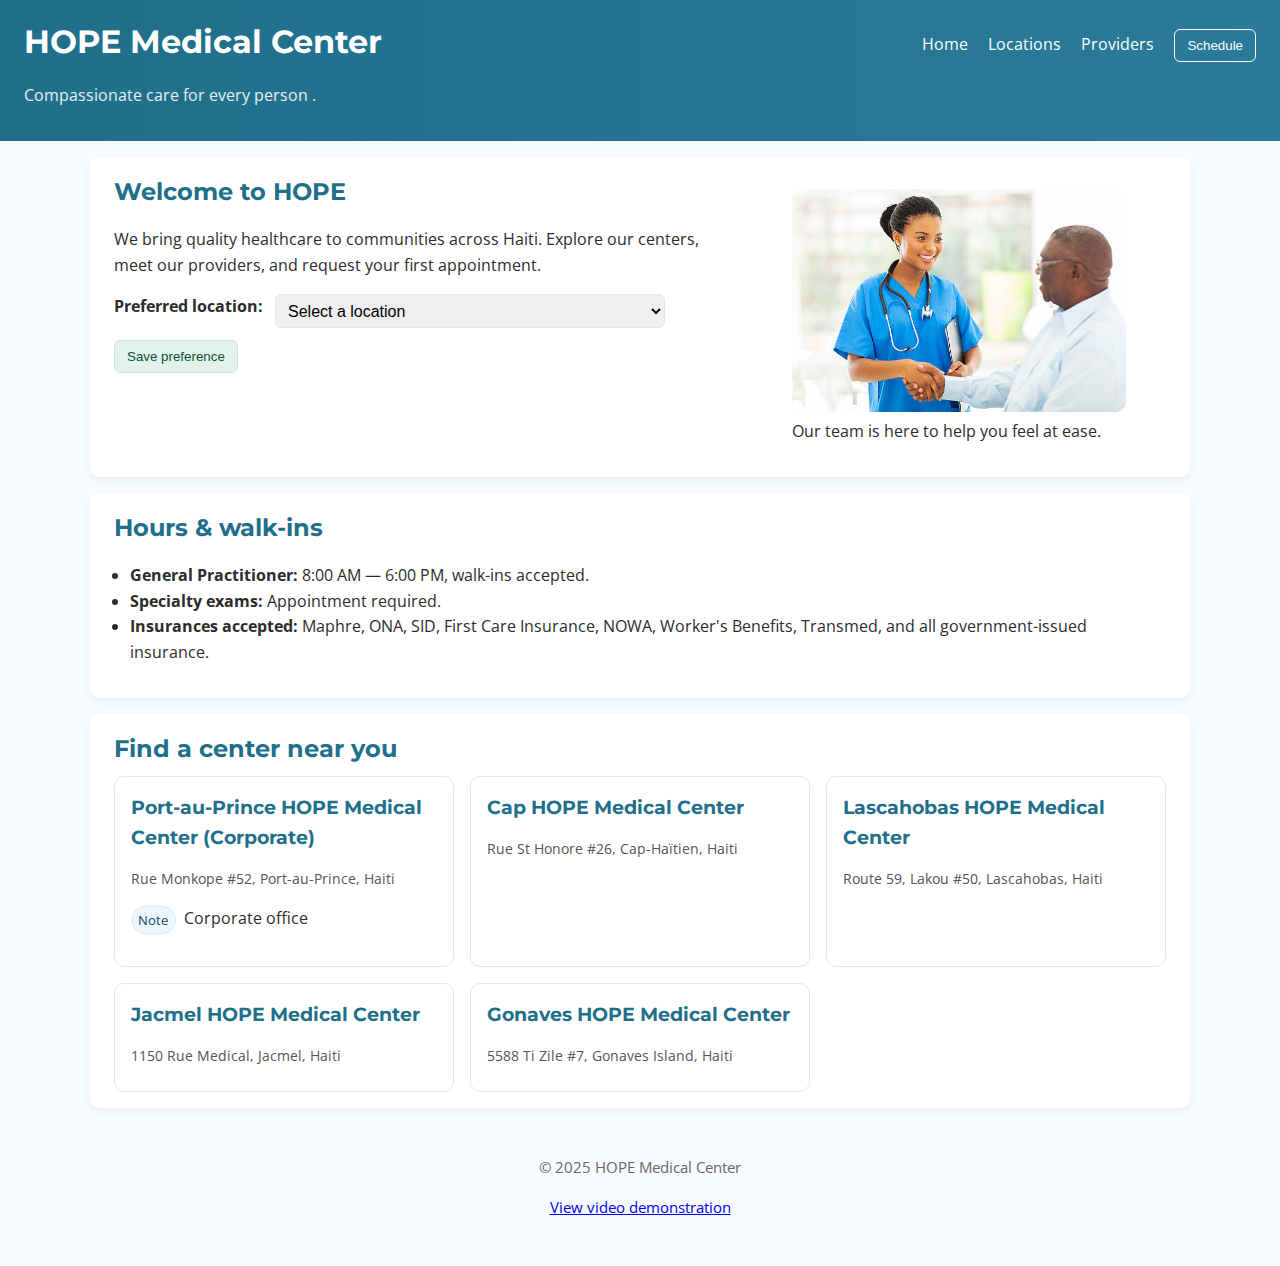
<file: hope/index.html>
<!DOCTYPE html>
<html lang="en">
<head>
  <meta charset="UTF-8" />
  <meta name="author" content="HOPE Medical Center" />
  <meta name="description" content="" />
  <meta name="viewport" content="width=device-width, initial-scale=1.0" />
  <title>HOPE Medical Center — Compassionate care</title>


  <meta property="og:title" content="HOPE Medical Center" />
  <meta property="og:description" content="" />
 
  <link href="https://fonts.googleapis.com/css2?family=Montserrat:wght@600&family=Open+Sans&display=swap" rel="stylesheet" />
  <link rel="stylesheet" href="styles/hope.css" />
</head>
<body>
  <header class="header">
    <div class="header__inner">
      <h1 class="brand">HOPE Medical Center</h1>
      <nav class="nav" aria-label="Main navigation">
        <a href="./index.html">Home</a>
        <a href="./locations.html">Locations</a>
        <a href="./providers.html">Providers</a>
        <button id="openScheduleBtn" class="btn btn-primary">Schedule</button>
      </nav>
    </div>
    <p class="tagline">Compassionate care for every person .</p>
  </header>

  <main>
    <section class="section section--hero">
      <div class="hero__content">
        <h2>Welcome to HOPE</h2>
        <p>We bring quality healthcare to communities across Haiti. Explore our centers, meet our providers, and request your first appointment.</p>
        <div class="prefs">
          <label for="preferredLocation"><strong>Preferred location:</strong></label>
          <select id="preferredLocation" aria-label="Preferred location">
            <option value="">Select a location</option>
          </select>
          <button id="savePrefsBtn" class="btn btn-secondary">Save preference</button>
        </div>
      </div>
      <figure class="hero__image">
        <img src="images/medical.jpg"
             alt="Friendly medical staff greeting a patient"
             loading="lazy" width="1200" height="800" />
        <figcaption>Our team is here to help you feel at ease.</figcaption>
      </figure>
    </section>

    <section class="section">
      <h2>Hours & walk-ins</h2>
      <ul class="list">
        <li><strong>General Practitioner:</strong> 8:00 AM — 6:00 PM, walk-ins accepted.</li>
        <li><strong>Specialty exams:</strong> Appointment required.</li>
        <li><strong>Insurances accepted:</strong> Maphre, ONA, SID, First Care Insurance, NOWA, Worker's Benefits, Transmed, and all government-issued insurance.</li>
      </ul>
    </section>

    <section class="section">
      <h2>Find a center near you</h2>
      <div id="homeCenters" class="grid grid--locations" aria-live="polite"></div>
    </section>
  </main>

  <footer class="footer">
    <p>&copy; 2025 HOPE Medical Center</p>
    <p><a href="https://www.loom.com/share/c11ed58f69004371a26671b2b49a0834" target="_blank" rel="noopener">View video demonstration</a></p>
  </footer>

 
  <div id="scheduleModal" class="modal" aria-hidden="true" aria-labelledby="modalTitle" role="dialog">
    <div class="modal__dialog" role="document">
      <button class="modal__close" aria-label="Close schedule form" id="closeScheduleBtn">&times;</button>
      <h3 id="modalTitle">Request an appointment</h3>
      <p>First-time patient? Please Submit your information and we will  call you back to schedule.</p>
      <form id="scheduleForm" action="./form-action.html" method="GET" novalidate>
        <div class="form-row">
          <label for="patientName"><strong>Name</strong></label>
          <input id="patientName" name="patientName" type="text" required />
        </div>
        <div class="form-row">
          <label for="dob"><strong>Date of birth</strong></label>
          <input id="dob" name="dob" type="date" required />
        </div>
        <div class="form-row">
          <label for="address"><strong>Address</strong></label>
          <input id="address" name="address" type="text" required />
        </div>
        <div class="form-row">
          <label for="insuranceName"><strong>Insurance name</strong></label>
          <input id="insuranceName" name="insuranceName" type="text" required />
        </div>
        <div class="form-row">
          <label for="insuranceId"><strong>Insurance ID</strong></label>
          <input id="insuranceId" name="insuranceId" type="text" required />
        </div>
        <div class="form-row">
          <label for="reason"><strong>Reason for visit</strong></label>
          <textarea id="reason" name="reason" rows="3" required></textarea>
        </div>
        <div class="form-row">
          <label for="preferredCenter"><strong>Preferred center</strong></label>
          <select id="preferredCenter" name="preferredCenter" required></select>
        </div>
        <div class="form-row">
          <button type="submit" class="btn btn-primary">Submit request</button>
        </div>
      </form>
    </div>
  </div>

  <script type="module" src="./scripts/main.js"></script>
</body>
</html>
</file>
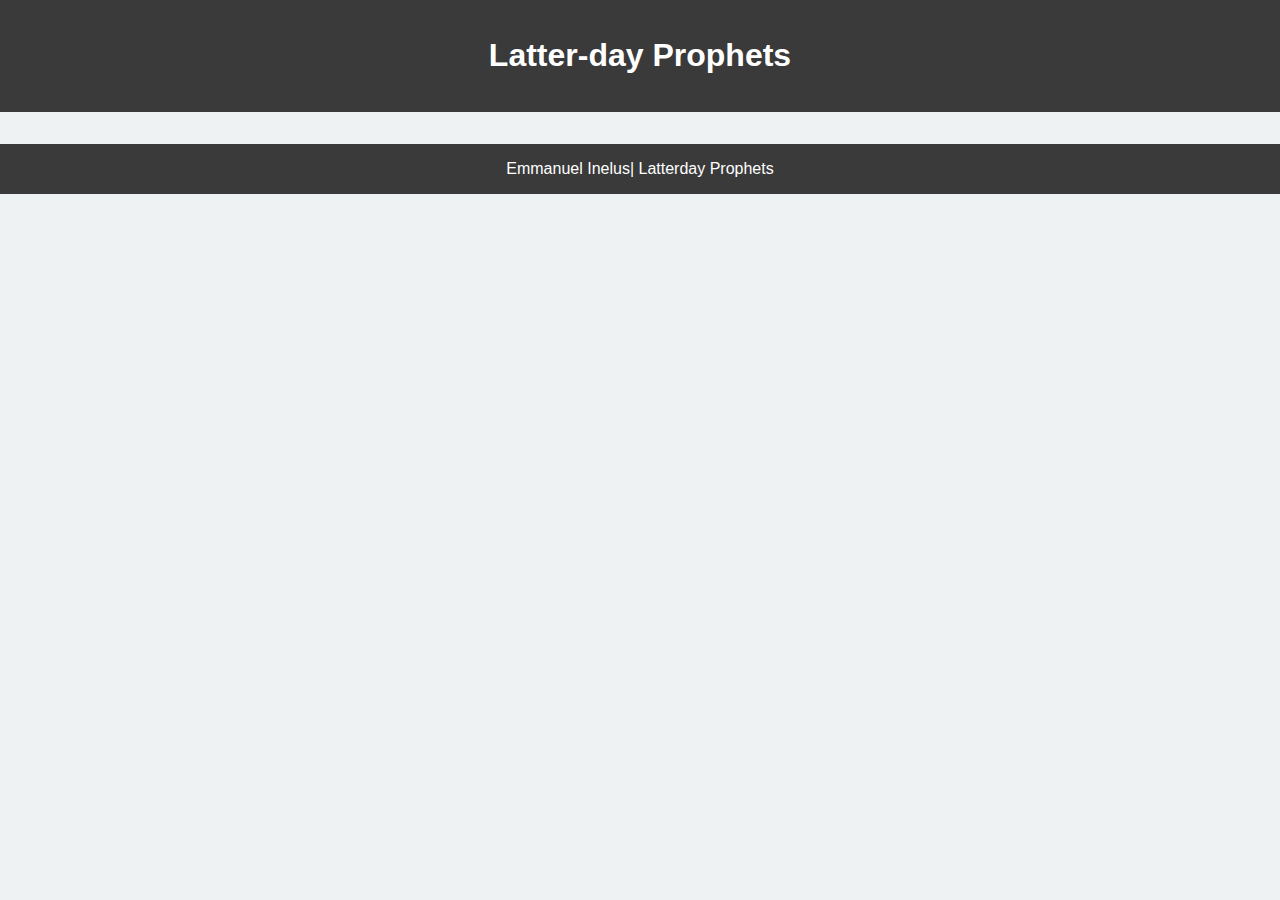
<file: prophets.html>
<!DOCTYPE html>
<html lang="en">
<head>
    <meta charset="UTF-8">
    <meta name="viewport" content="width=device-width, initial-scale=1.0">
    <meta name="author" content="">
    <meta name="description" content="">
    <title>Latterday Prophets</title>

    <link rel="stylesheet" href="styles/prophets.css">
    <script src="scripts/prophets.js" defer></script>
</head>
<body>
    <header>
        <h1>Latter-day Prophets</h1>
    </header>

    <main>
        <div id="cards"></div>
    </main>

    <footer>
        Emmanuel Inelus| Latterday Prophets
    </footer>
</body>
</html>
</file>
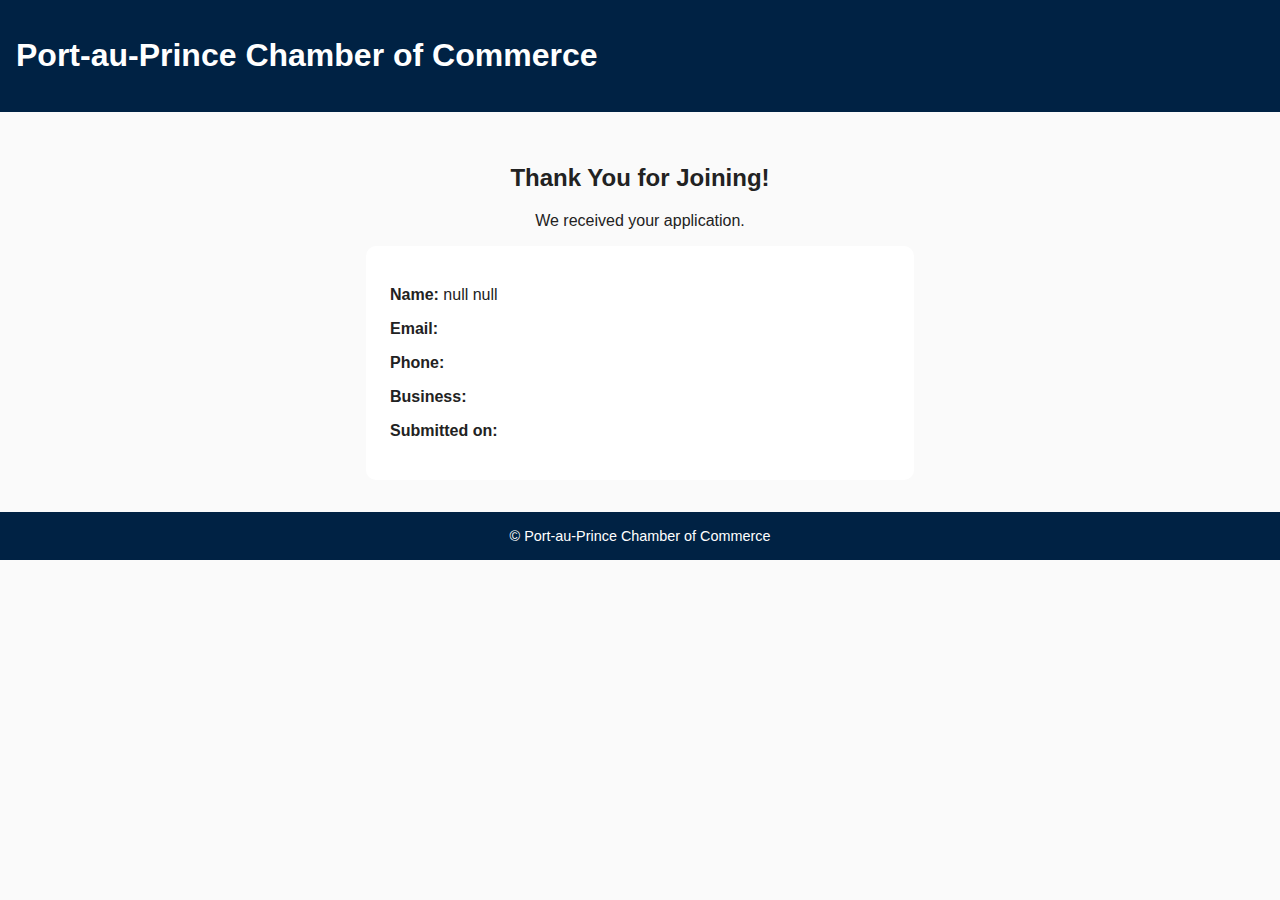
<file: chamber/thankyou.html>
<!DOCTYPE html>
<html lang="en">
<head>
  <meta charset="UTF-8">
  <title>Thank You</title>
  <meta name="viewport" content="width=device-width, initial-scale=1.0">
  <link rel="stylesheet" href="styles/chamber.css">
  <script defer>
    const data = new URLSearchParams(window.location.search);

    window.onload = () => {
      document.getElementById("name").textContent =
        data.get("first") + " " + data.get("last");

      document.getElementById("email").textContent = data.get("email");
      document.getElementById("phone").textContent = data.get("phone");
      document.getElementById("business").textContent = data.get("business");
      document.getElementById("date").textContent = data.get("timestamp");
    }
  </script>
</head>

<body>
<header>
  <h1>Port-au-Prince Chamber of Commerce</h1>
</header>

<main style="padding: 2rem; text-align:center;">

  <h2> Thank You for Joining!</h2>
  <p>We  received your application.</p>

  <div style="max-width:500px;margin:auto;text-align:left;background:white;padding:1.5rem;border-radius:10px;">

    <p><strong>Name:</strong> <span id="name"></span></p>
    <p><strong>Email:</strong> <span id="email"></span></p>
    <p><strong>Phone:</strong> <span id="phone"></span></p>
    <p><strong>Business:</strong> <span id="business"></span></p>
    <p><strong>Submitted on:</strong> <span id="date"></span></p>

  </div>

</main>

<footer style="text-align:center;padding:1rem;">
  &copy; <span id="year"></span> Port-au-Prince Chamber of Commerce
</footer>
</body>
</html>
</file>
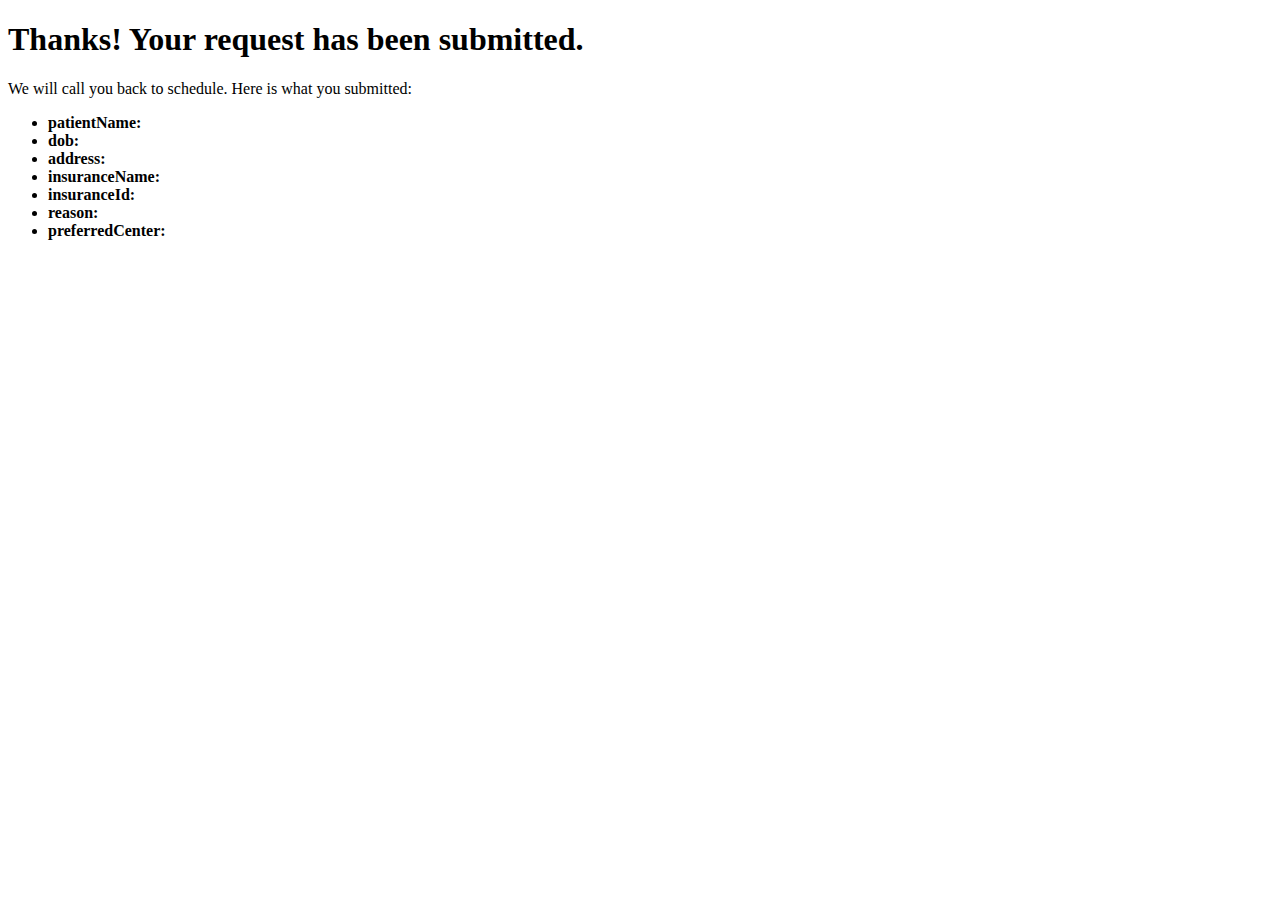
<file: hope/form-action.html>
<!DOCTYPE html>
<html lang="en">
<head>
  <meta charset="UTF-8" />
  <meta name="author" content="HOPE Medical Center" />
  <meta name="description" content="Appointment request confirmation page." />
  <meta name="viewport" content="width=device-width, initial-scale=1.0" />
  <title>Appointment Request — Submitted</title>
</head>
<body>
  <h1>Thanks! Your request has been submitted.</h1>
  <p>We will call you back to schedule. Here is what you submitted:</p>
  <div id="submittedData"></div>

  <script>
    const params = new URLSearchParams(window.location.search);
    const container = document.getElementById('submittedData');
    const fields = [
      'patientName', 'dob', 'address',
      'insuranceName', 'insuranceId', 'reason', 'preferredCenter'
    ];
    container.innerHTML = '<ul>' + fields.map(f => `<li><strong>${f}:</strong> ${params.get(f) || ''}</li>`).join('') + '</ul>';
  </script>
</body>
</html>
</file>
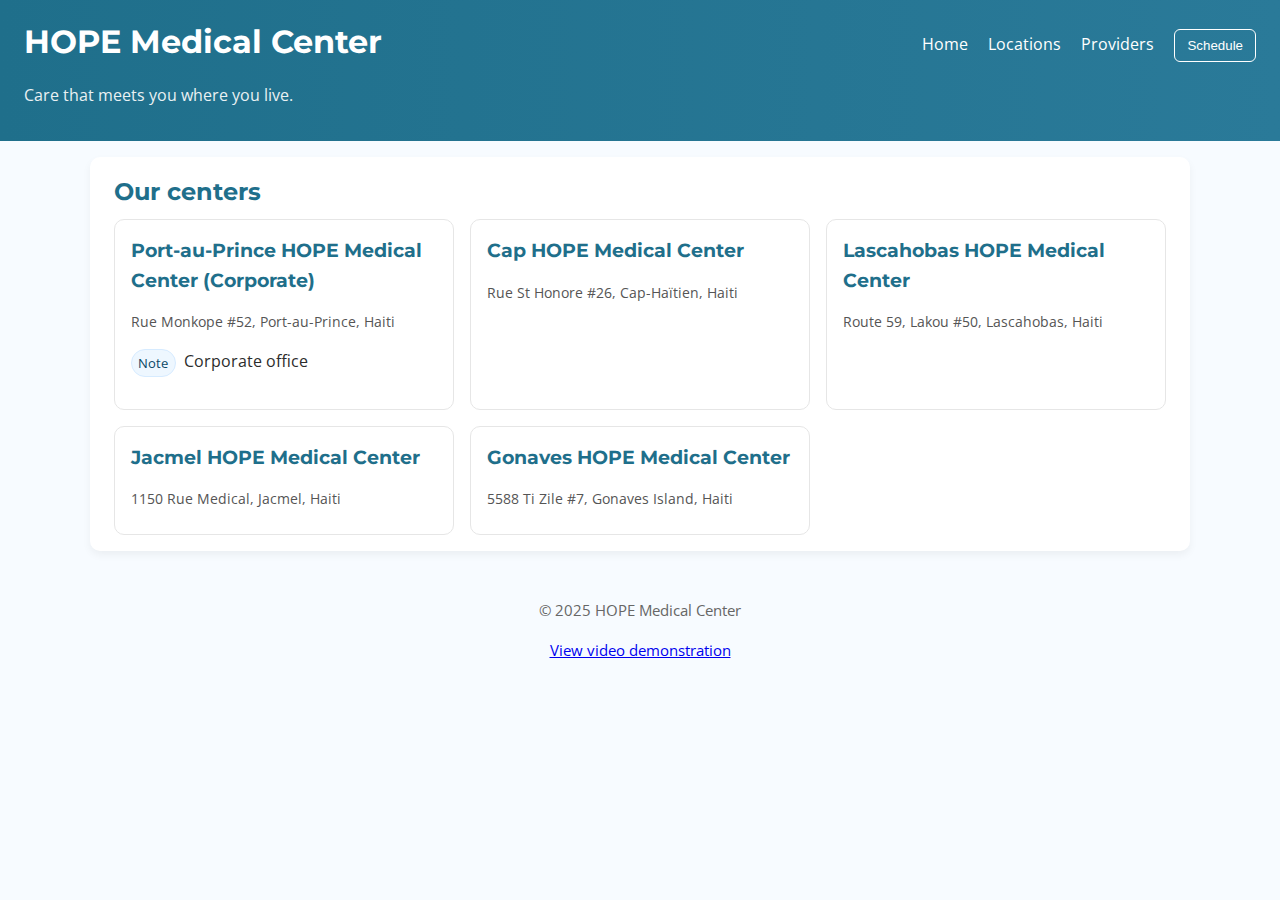
<file: hope/locations.html>
<!DOCTYPE html>
<html lang="en">
<head>
  <meta charset="UTF-8" />
  <meta name="author" content="HOPE Medical Center" />
  <meta name="description" content="" />
  <meta name="viewport" content="width=device-width, initial-scale=1.0" />
  <title>Locations — HOPE Medical Center</title>

  <meta property="og:title" content="HOPE Medical Center Locations" />
  <meta property="og:description" content="" />

  <link rel="icon" href="./favicon.ico" type="image/x-icon" />
  <link href="https://fonts.googleapis.com/css2?family=Montserrat:wght@600&family=Open+Sans&display=swap" rel="stylesheet" />
  <link rel="stylesheet" href="styles/hope.css" />
</head>
<body>
  <header class="header">
    <div class="header__inner">
      <h1 class="brand">HOPE Medical Center</h1>
      <nav class="nav" aria-label="Main navigation">
        <a href="./index.html">Home</a>
        <a href="./locations.html" aria-current="page">Locations</a>
        <a href="./providers.html">Providers</a>
        <button id="openScheduleBtn" class="btn btn-primary">Schedule</button>
      </nav>
    </div>
    <p class="tagline">Care that meets you where you live.</p>
  </header>

  <main>
    <section class="section">
      <h2>Our centers</h2>
      <div id="locationsList" class="grid grid--locations" aria-live="polite"></div>
    </section>
  </main>

  <footer class="footer">
    <p>&copy; 2025 HOPE Medical Center</p>
     <p><a href="https://www.loom.com/share/c11ed58f69004371a26671b2b49a0834" target="_blank" rel="noopener">View video demonstration</a></p>
  </footer>

  <div id="scheduleModal" class="modal" aria-hidden="true" aria-labelledby="modalTitle" role="dialog">
    <div class="modal__dialog" role="document">
      <button class="modal__close" aria-label="Close schedule form" id="closeScheduleBtn">&times;</button>
      <h3 id="modalTitle">Request an appointment</h3>
      <form id="scheduleForm" action="./form-action.html" method="GET" novalidate>
        <div class="form-row">
          <label for="patientName"><strong>Name</strong></label>
          <input id="patientName" name="patientName" type="text" required />
        </div>
        <div class="form-row">
          <label for="dob"><strong>Date of birth</strong></label>
          <input id="dob" name="dob" type="date" required />
        </div>
        <div class="form-row">
          <label for="address"><strong>Address</strong></label>
          <input id="address" name="address" type="text" required />
        </div>
        <div class="form-row">
          <label for="insuranceName"><strong>Insurance name</strong></label>
          <input id="insuranceName" name="insuranceName" type="text" required />
        </div>
        <div class="form-row">
          <label for="insuranceId"><strong>Insurance ID</strong></label>
          <input id="insuranceId" name="insuranceId" type="text" required />
        </div>
        <div class="form-row">
          <label for="reason"><strong>Reason for visit</strong></label>
          <textarea id="reason" name="reason" rows="3" required></textarea>
        </div>
        <div class="form-row">
          <label for="preferredCenter"><strong>Preferred center</strong></label>
          <select id="preferredCenter" name="preferredCenter" required></select>
        </div>
        <div class="form-row">
          <button type="submit" class="btn btn-primary">Submit request</button>
        </div>
      </form>
    </div>
  </div>

  <script type="module" src="./scripts/locations.js"></script>
</body>
</html>
</file>
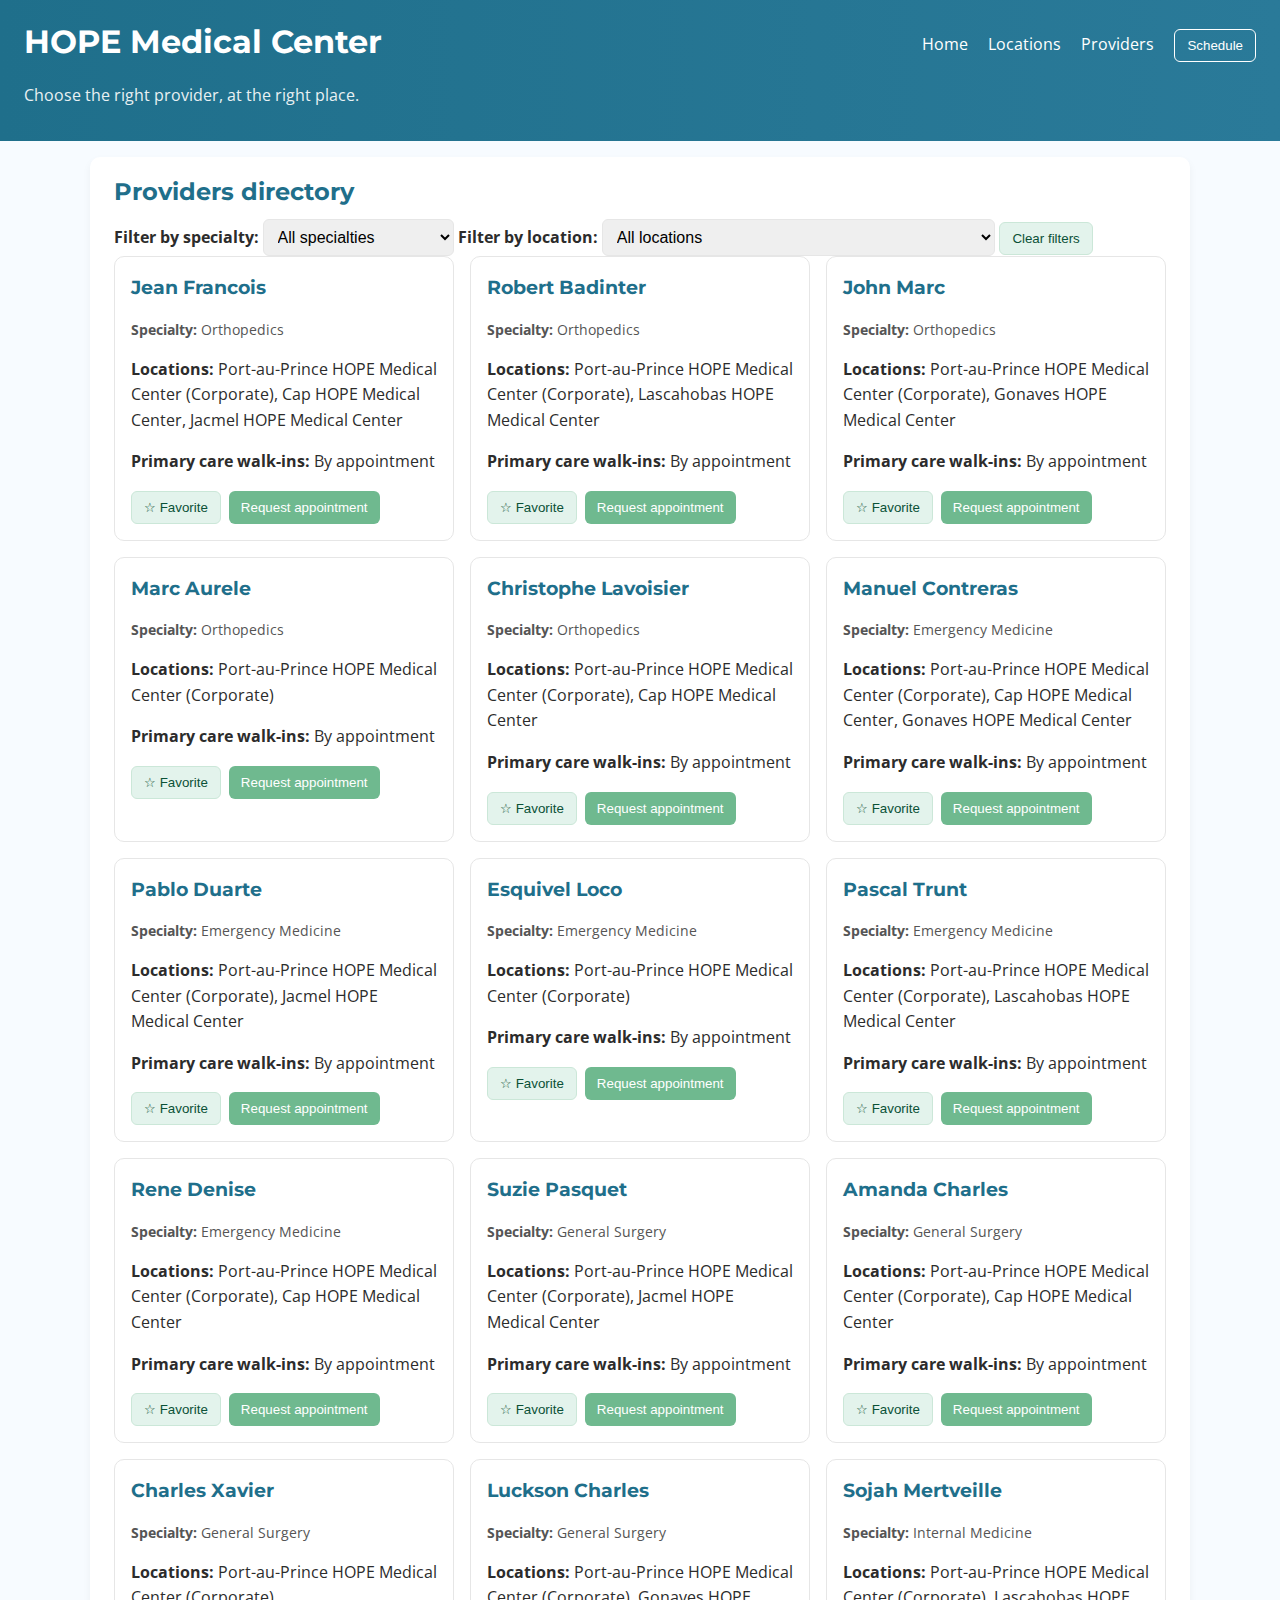
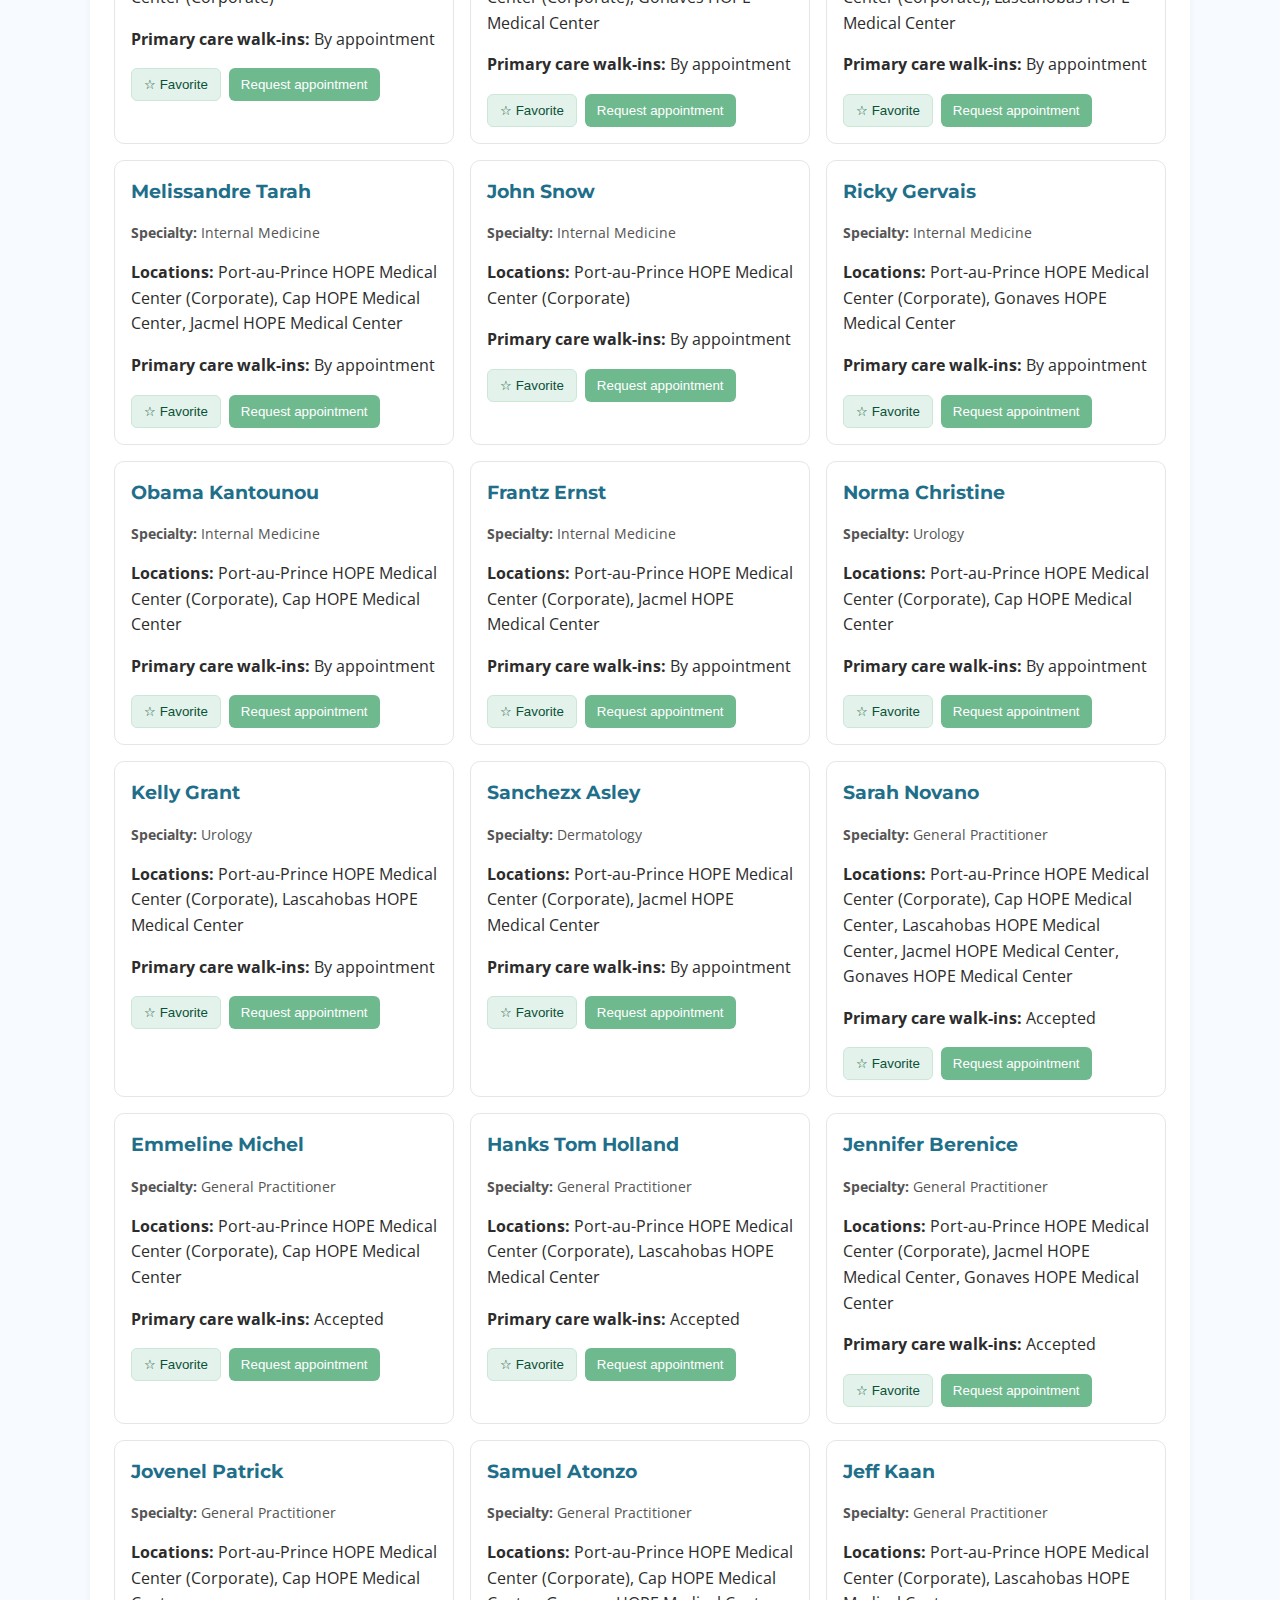
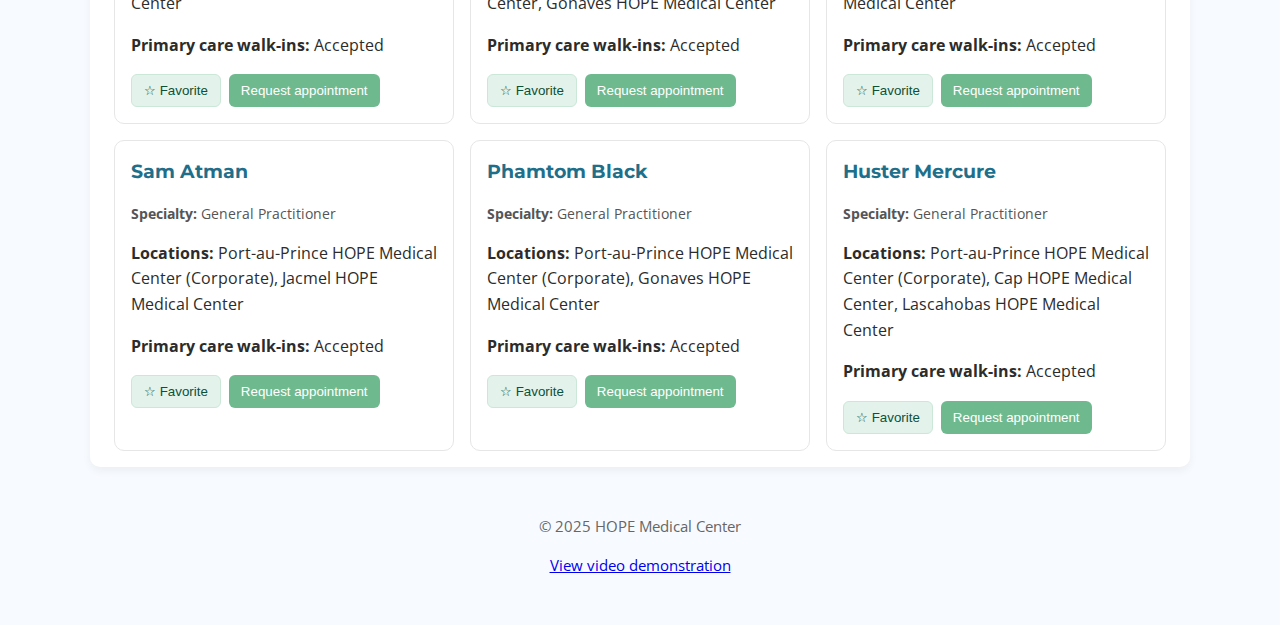
<file: hope/providers.html>
<!DOCTYPE html>
<html lang="en">
<head>
  <meta charset="UTF-8" />
  <meta name="author" content="HOPE Medical Center" />
  <meta name="description" content="" />
  <meta name="viewport" content="width=device-width, initial-scale=1.0" />
  <title>Providers — HOPE Medical Center</title>

  <meta property="og:title" content="HOPE Medical Center Providers" />
  <meta property="og:description" content="." />


  
  <link href="https://fonts.googleapis.com/css2?family=Montserrat:wght@600&family=Open+Sans&display=swap" rel="stylesheet" />
  <link rel="stylesheet" href="styles/hope.css" />
</head>
<body>
  <header class="header">
    <div class="header__inner">
      <h1 class="brand">HOPE Medical Center</h1>
      <nav class="nav" aria-label="Main navigation">
        <a href="./index.html">Home</a>
        <a href="./locations.html">Locations</a>
        <a href="./providers.html" aria-current="page">Providers</a>
        <button id="openScheduleBtn" class="btn btn-primary">Schedule</button>
      </nav>
    </div>
    <p class="tagline">Choose the right provider, at the right place.</p>
  </header>

  <main>
    <section class="section">
      <h2>Providers directory</h2>

      <div class="filters">
        <label for="specialtyFilter"><strong>Filter by specialty:</strong></label>
        <select id="specialtyFilter" aria-label="Filter by specialty">
          <option value="">All specialties</option>
        </select>

        <label for="locationFilter"><strong>Filter by location:</strong></label>
        <select id="locationFilter" aria-label="Filter by location">
          <option value="">All locations</option>
        </select>

        <button id="clearFiltersBtn" class="btn btn-secondary">Clear filters</button>
      </div>

      <div id="providersGrid" class="grid grid--providers" aria-live="polite"></div>
    </section>
  </main>

  <footer class="footer">
    <p>&copy; 2025 HOPE Medical Center</p>
    <p><a href="https://www.loom.com/share/c11ed58f69004371a26671b2b49a0834" target="_blank" rel="noopener">View video demonstration </a></p>
  </footer>

  <div id="scheduleModal" class="modal" aria-hidden="true" aria-labelledby="modalTitle" role="dialog">
    <div class="modal__dialog" role="document">
      <button class="modal__close" aria-label="Close schedule form" id="closeScheduleBtn">&times;</button>
      <h3 id="modalTitle">Request an appointment</h3>
      <form id="scheduleForm" action="./form-action.html" method="GET" novalidate>
        <div class="form-row">
          <label for="patientName"><strong>Name</strong></label>
          <input id="patientName" name="patientName" type="text" required />
        </div>
        <div class="form-row">
          <label for="dob"><strong>Date of birth</strong></label>
          <input id="dob" name="dob" type="date" required />
        </div>
        <div class="form-row">
          <label for="address"><strong>Address</strong></label>
          <input id="address" name="address" type="text" required />
        </div>
        <div class="form-row">
          <label for="insuranceName"><strong>Insurance name</strong></label>
          <input id="insuranceName" name="insuranceName" type="text" required />
        </div>
        <div class="form-row">
          <label for="insuranceId"><strong>Insurance ID</strong></label>
          <input id="insuranceId" name="insuranceId" type="text" required />
        </div>
        <div class="form-row">
          <label for="reason"><strong>Reason for visit</strong></label>
          <textarea id="reason" name="reason" rows="3" required></textarea>
        </div>
        <div class="form-row">
          <label for="preferredCenter"><strong>Preferred center</strong></label>
          <select id="preferredCenter" name="preferredCenter" required></select>
        </div>
        <div class="form-row">
          <button type="submit" class="btn btn-primary">Submit request</button>
        </div>
      </form>
    </div>
  </div>

  <script type="module" src="./scripts/providers.js"></script>
</body>
</html>
</file>
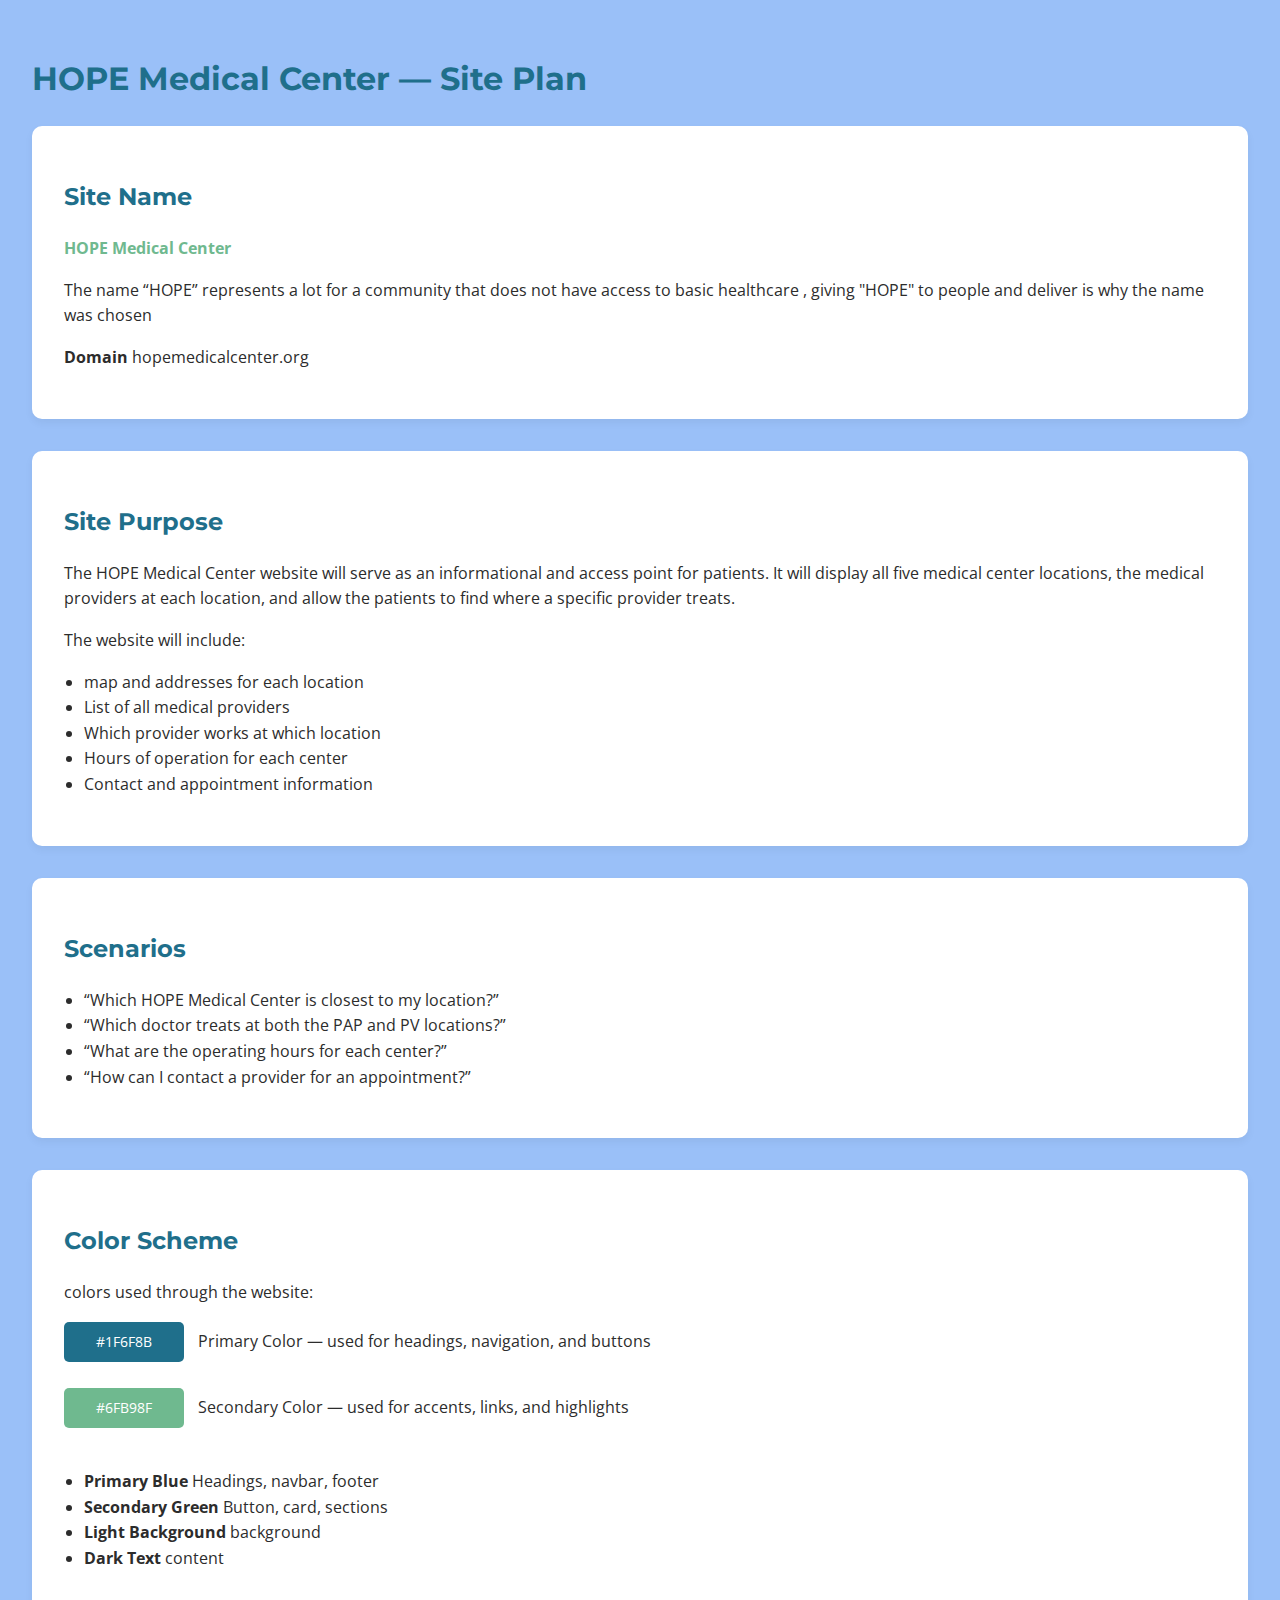
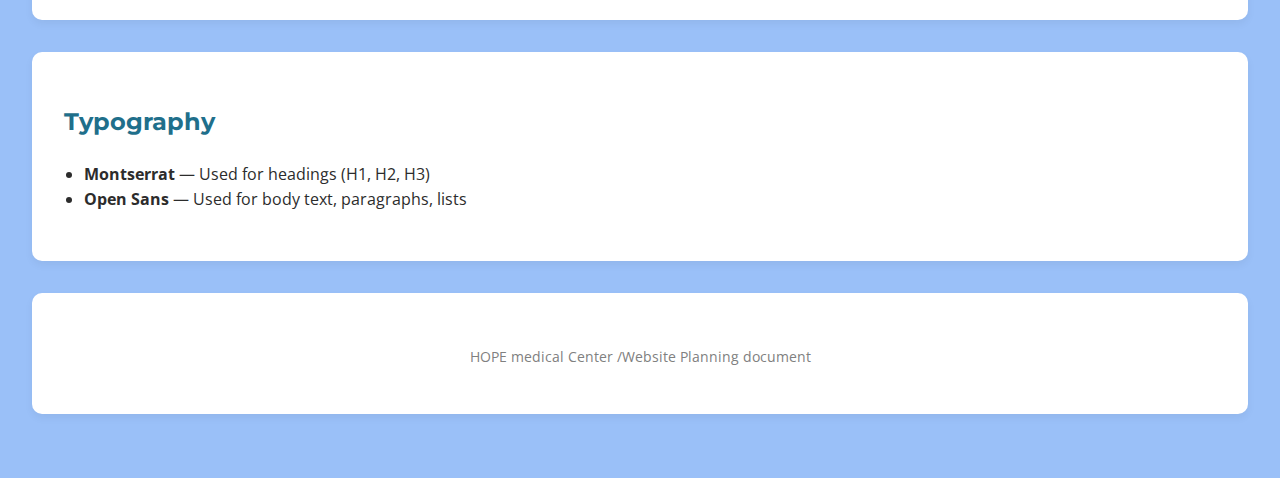
<file: siteplan/site.html>
<!DOCTYPE html>
<html lang="en">
<head>
    <meta charset="UTF-8">
    <meta name="description" content="">
    <meta name="viewport" content="width=device-width, initial-scale=1.0">
    <title>HOPE Medical Center - Site Plan</title>

    
    <link href="https://fonts.googleapis.com/css2?family=Montserrat:wght@600&family=Open+Sans&display=swap" rel="stylesheet">

    <style>
        :root {
            --primary: #1F6F8B;   
            --secondary: #6FB98F; 
            --background: #9ac0f8;
            --text: #2C2C2C;
        }

        body {
            font-family: 'Open Sans', sans-serif;
            background-color: var(--background);
            color: var(--text);
            margin: 0;
            padding: 2rem;
            line-height: 1.6;
        }

        h1, h2, h3 {
            font-family: 'Montserrat', sans-serif;
            color: var(--primary);
        }

        section {
            background: white;
            padding: 2rem;
            margin-bottom: 2rem;
            border-radius: 10px;
            box-shadow: 0 4px 8px rgba(0,0,0,0.05);
        }

        ul {
            padding-left: 20px;
        }

        .highlight {
            color: var(--secondary);
            font-weight: bold;
        }

        .color-box {
            display: inline-block;
            width: 120px;
            height: 40px;
            margin-right: 10px;
            color: white;
            text-align: center;
            line-height: 40px;
            border-radius: 5px;
            font-size: .9rem;
        }

        pre {
            background: #f2f2f2;
            padding: 1rem;
            overflow-x: auto;
        }

        footer {
            text-align: center;
            font-size: 0.9rem;
            color: gray;
        }
    </style>
</head>
<body>

    <h1>HOPE Medical Center — Site Plan</h1>

    <section>
        <h2>Site Name</h2>
        <p>
            <span class="highlight">HOPE Medical Center</span>
        </p>

        <p>
            The name “HOPE” represents a lot for a community that does not have access to basic healthcare , giving "HOPE" to people and deliver is why the name was chosen
        </p>

        <p><strong>Domain</strong> hopemedicalcenter.org</p>
    </section>


    <section>
        <h2>Site Purpose</h2>
        <p>
            The HOPE Medical Center website will serve as an informational and access point for patients. 
            It will display all five medical center locations, the medical providers at each location, and allow
            the patients  to find where a specific provider treats.
        </p>

        <p>The website will include:</p>
        <ul>
            <li>map and addresses for each location</li>
            <li>List of all medical providers</li>
            <li>Which provider works at which location</li>
            <li>Hours of operation for each center</li>
            <li>Contact and appointment information</li>
        </ul>
    </section>


    <section>
        <h2> Scenarios</h2>
        <ul>
            <li>“Which HOPE Medical Center is closest to my location?”</li>
            <li>“Which doctor treats at both the PAP  and PV locations?”</li>
            <li>“What are the operating hours for each center?”</li>
            <li>“How can I contact a provider for an appointment?”</li>
        </ul>
    </section>


    <section>
        <h2>Color Scheme</h2>
        <p>colors used through the website:</p>

        <div class="color-box" style="background: var(--primary);">#1F6F8B</div>
        <span>Primary Color — used for headings, navigation, and buttons</span>
        <br><br>
        <div class="color-box" style="background: var(--secondary);">#6FB98F</div>
        <span>Secondary Color — used for accents, links, and highlights</span>
        <br><br>

        <ul>
            <li><strong>Primary Blue</strong>  Headings, navbar, footer</li>
            <li><strong>Secondary Green</strong>  Button, card, sections</li>
            <li><strong>Light Background</strong> background</li>
            <li><strong>Dark Text</strong> content</li>
        </ul>
    </section>


    <section>
        <h2>Typography</h2>
        <ul>
            <li><strong>Montserrat</strong> — Used for headings (H1, H2, H3)</li>
            <li><strong>Open Sans</strong> — Used for body text, paragraphs, lists</li>
        </ul>
    </section>


    <section>
        <h2> </h2>



    <footer>
        <p>HOPE medical Center /Website Planning document</p>
    </footer>

</body>
</html>
</file>
<file: hope/styles/hope.css>
:root {
  --primary: #1F6F8B;
  --secondary: #6FB98F;
  --background: #f7fbff;
  --text: #2C2C2C;
  --card: #ffffff;
  --border: #e6e6e6;
}

* { box-sizing: border-box; }

body {
  font-family: 'Open Sans', sans-serif;
  background-color: var(--background);
  color: var(--text);
  margin: 0;
  line-height: 1.6;
}

h1, h2, h3 {
  font-family: 'Montserrat', sans-serif;
  color: var(--primary);
  margin: 0 0 .5rem 0;
}

.header {
  background: linear-gradient(90deg, var(--primary), #2a7a99);
  color: #fff;
  padding: 1rem 1.5rem;
}
.header__inner { display: flex; align-items: center; justify-content: space-between; }
.brand { color: #fff; }
.nav a, .nav button { color: #fff; margin-left: 1rem; text-decoration: none; }
.nav .btn { border: 1px solid #fff; background: transparent; padding: .5rem .75rem; border-radius: 6px; cursor: pointer; }
.tagline { margin-top: .5rem; opacity: .9; }

.section {
  background: var(--card);
  margin: 1rem auto;
  padding: 1rem 1.5rem;
  border-radius: 10px;
  max-width: 1100px;
  box-shadow: 0 4px 8px rgba(0,0,0,0.05);
}
.section--hero { display: grid; gap: 1rem; grid-template-columns: 1.2fr .8fr; }

.prefs { display: flex; gap: .75rem; margin-top: .75rem; flex-wrap: wrap; }
.prefs select { padding: .4rem .5rem; }
.btn { cursor: pointer; border: none; }
.btn-primary { background: var(--secondary); color: #fff; padding: .5rem .75rem; border-radius: 6px; }
.btn-secondary { background: #e3f3ec; color: #0b5137; padding: .5rem .75rem; border-radius: 6px; border: 1px solid #cbe7d8; }

.grid { display: grid; gap: 1rem; }
.grid--locations { grid-template-columns: repeat(auto-fit, minmax(260px, 1fr)); }
.grid--providers { grid-template-columns: repeat(auto-fit, minmax(260px, 1fr)); }

.card {
  border: 1px solid var(--border);
  border-radius: 10px;
  padding: 1rem;
  background: #fff;
}
.card h3 { margin: 0 0 .25rem 0; }
.card .meta { font-size: .9rem; color: #555; margin-bottom: .5rem; }

.hero__image img { width: 100%; height: auto; border-radius: 10px; }

.list { padding-left: 1rem; }

.footer {
  text-align: center;
  font-size: .95rem;
  color: #666;
  padding: 1rem 0 2rem;
}

.status { margin-top: .5rem; color: #0b5137; }


.modal {
  position: fixed;
  inset: 0;
  background: rgba(0, 0, 0, .5);
  display: none;
  align-items: center;
  justify-content: center;
  padding: 1rem;
}
.modal[aria-hidden="false"] { display: flex; }

.modal__dialog {
  background: #fff;
  border-radius: 10px;
  max-width: 640px;
  width: 100%;
  padding: 1rem 1.25rem;
  position: relative;
}

.modal__close {
  position: absolute;
  top: .5rem;
  right: .5rem;
  border: none;
  background: transparent;
  font-size: 1.75rem;
  line-height: 1;
  cursor: pointer;
}

.form-row {
  display: grid;
  gap: .25rem;
  margin-bottom: .75rem;
}

input, select, textarea {
  padding: .5rem .6rem;
  border: 1px solid var(--border);
  border-radius: 6px;
  font-size: 1rem;
}

.provider-actions {
  display: flex;
  gap: .5rem;
  margin-top: .5rem;
}

.badge {
  display: inline-block;
  background: #eef7ff;
  color: #0a4766;
  border: 1px solid #d6ebff;
  padding: .15rem .4rem;
  border-radius: 999px;
  font-size: .8rem;
  margin-right: .25rem;
}
</file>
<file: styles/prophets.css>
body {
    font-family: Arial, sans-serif;
    background: #eef2f3;
    margin: 0;
    padding: 0;
}

header, footer {
    background: #3a3a3a;
    color: white;
    text-align: center;
    padding: 1rem;
}

main {
    max-width: 900px;
    margin: auto;
    padding: 1rem;
}

#cards {
    display: grid;
    grid-template-columns: repeat(auto-fit, minmax(220px, 1fr));
    gap: 1rem;
}

section {
    background: white;
    padding: 1rem;
    border-radius: 6px;
    text-align: center;
    border: 1px solid #ccc;
}

img {
    border-radius: 4px;
    margin-top: .5rem;
}
</file>
<file: chamber/styles/chamber.css>
body {
  font-family: Arial, sans-serif;
  margin: 0;
  background: #fafafa;
  color: #222;
}

header {
  background: #024;
  color: white;
  padding: 1rem;
}

.branding {
  display: flex;
  align-items: center;
  gap: 1rem;
}

nav ul {
  display: flex;
  gap: 1rem;
  list-style: none;
  padding: 0;
}

nav a {
  color: white;
  text-decoration: none;
}

nav a.active {
  border-bottom: 2px solid gold;
}

footer {
  background: #024;
  color: white;
  text-align: center;
  padding: 1rem;
  font-size: 0.9rem;
}

.spotlight-grid, #memberContainer.grid {
  display: grid;
  grid-template-columns: repeat(auto-fit, minmax(250px, 1fr));
  gap: 1rem;
  padding: 1rem;
}

.member-card {
  background: white;
  border-radius: 10px;
  padding: 1rem;
  box-shadow: 0 2px 5px rgba(0,0,0,0.1);
  text-align: center;
}

#memberContainer.list .member-card {
  display: flex;
  align-items: center;
  gap: 1rem;
}

img {
  max-width: 100px;
  border-radius: 6px;
}



.hero {
  position: relative;
  width: 100%;
  height: 320px;
  overflow: hidden;
}

.hero img {
  width: 400px;
  height: 450px;
  object-fit: cover;
}

.hero-text {
  position: absolute;
  bottom: 15%;
  left: 10%;
  background: rgba(0,0,0,0.4);
  padding: 1rem;
  border-radius: 8px;
  color: white;
}

.button {
  background: gold;
  color: #024;
  padding: .5rem 1rem;
  border-radius: 6px;
  text-decoration: none;
  font-weight: bold;
  display: inline-block;
  margin-top: .5rem;
}

.events, .weather-section, .spotlight {
  padding: 1rem;
}

.weather-section img {
  width: 80px;
}

.spotlight-grid {
  display: grid;
  grid-template-columns: repeat(auto-fit, minmax(220px, 1fr));
  gap: 1rem;
}

#menu-toggle {
  display: none;
}

@media(max-width: 700px) {
  nav ul {
    display: none;
    flex-direction: column;
    background: #024;
    padding: 1rem;
  }

  nav ul.open {
    display: flex;
  }

  #menu-toggle {
    display: block;
    font-size: 2rem;
    background: none;
    border: none;
    color: white;
  }
}

.discover-main {
  padding: 1rem;
}

.visit-message {
  background: #e0f7fa;
  padding: 1rem;
  margin-bottom: 1rem;
  border-left: 6px solid #024;
  font-weight: bold;
}

.discover-grid {
  display: grid;
  gap: 1rem;
}


.discover-card {
  background: white;
  padding: 1rem;
  border-radius: 10px;
  box-shadow: 0 2px 5px rgba(0,0,0,0.15);
}

.discover-card img {
  width: 100%;
  height: auto;
}


@media (max-width: 640px) {
  .discover-grid {
    grid-template-areas:
      "area1"
      "area2"
      "area3"
      "area4"
      "area5"
      "area6"
      "area7"
      "area8";
  }
}


@media (min-width: 641px) and (max-width: 1024px) {
  .discover-grid {
    grid-template-columns: 1fr 1fr;
    grid-template-areas:
      "area1 area2"
      "area3 area4"
      "area5 area6"
      "area7 area8";
  }
}


@media (min-width: 1025px) {
  .discover-grid {
    grid-template-columns: repeat(4, 1fr);
    grid-template-areas:
      "area1 area2 area3 area4"
      "area5 area6 area7 area8";
  }


  .discover-card img:hover {
    filter: brightness(1.2) drop-shadow(0 0 8px #024);
    transform: scale(1.05);
    transition: 0.3s ease;
  }
}
</file>
